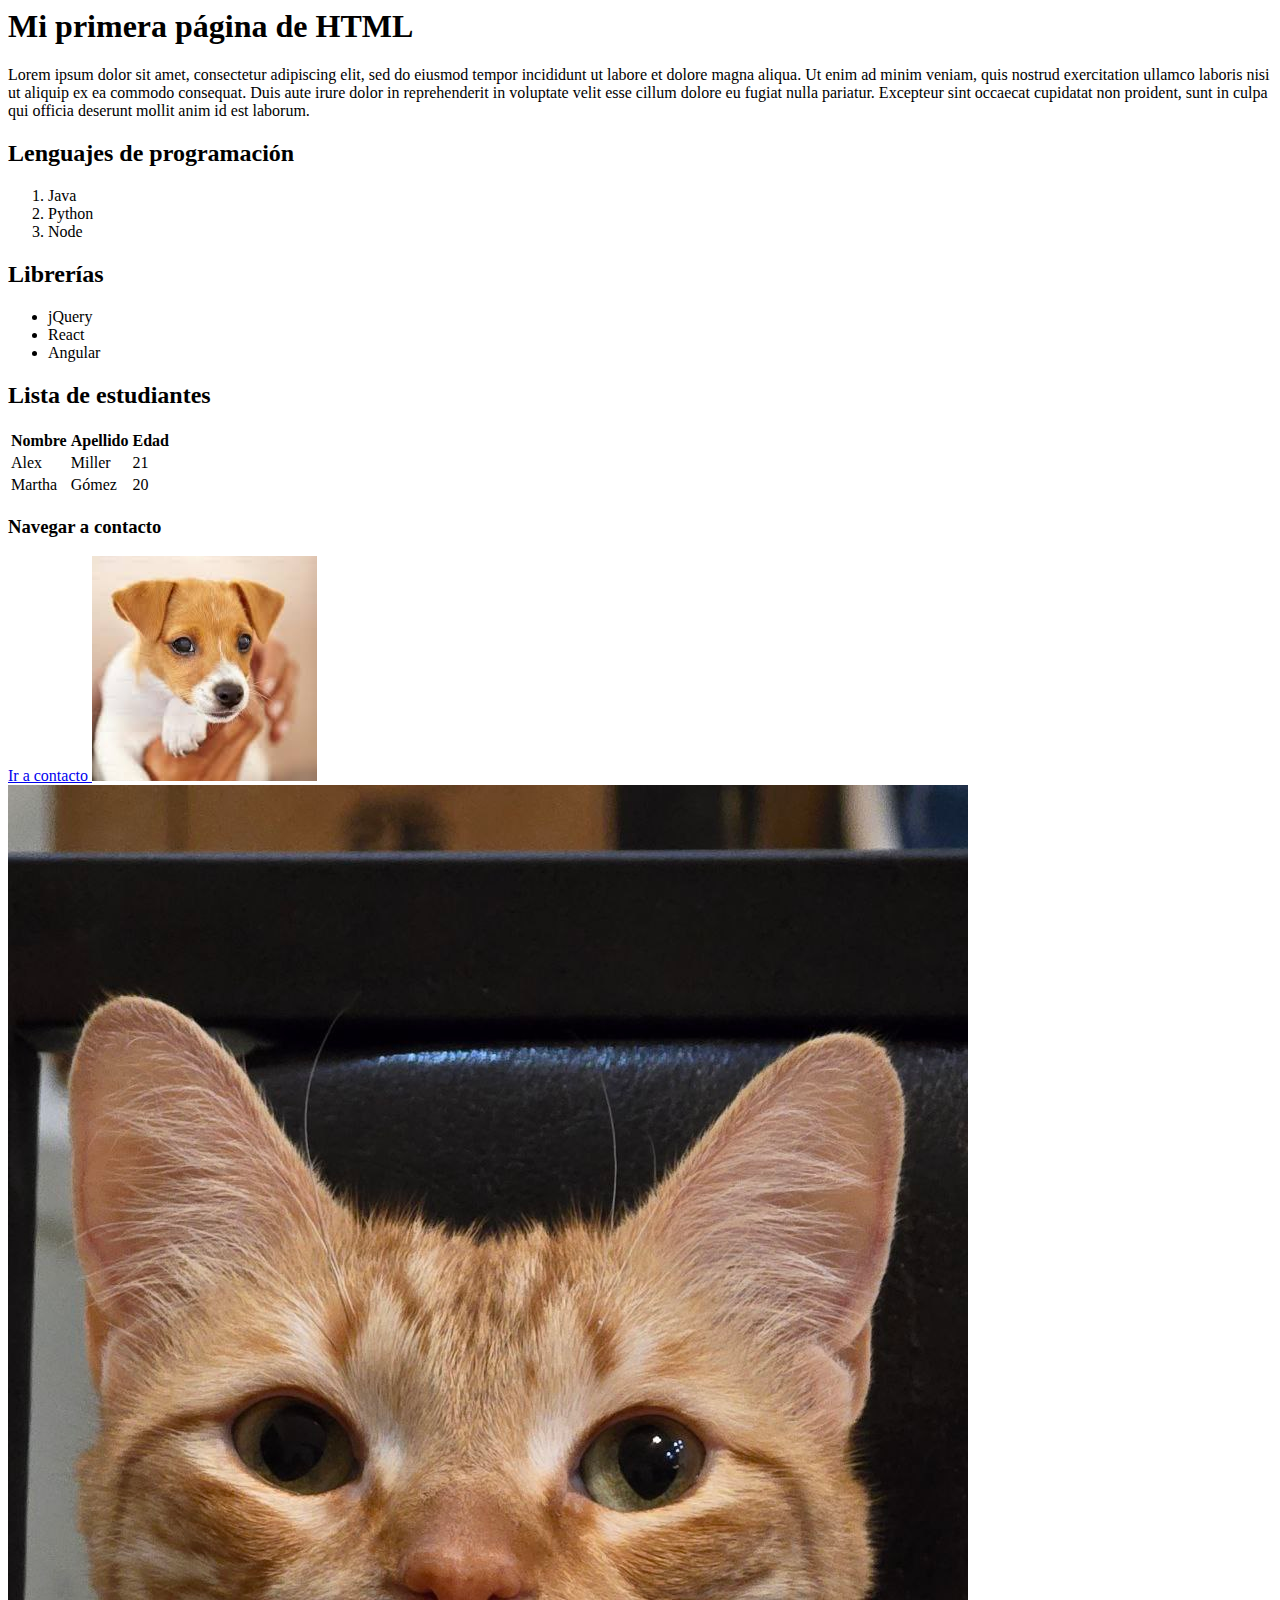
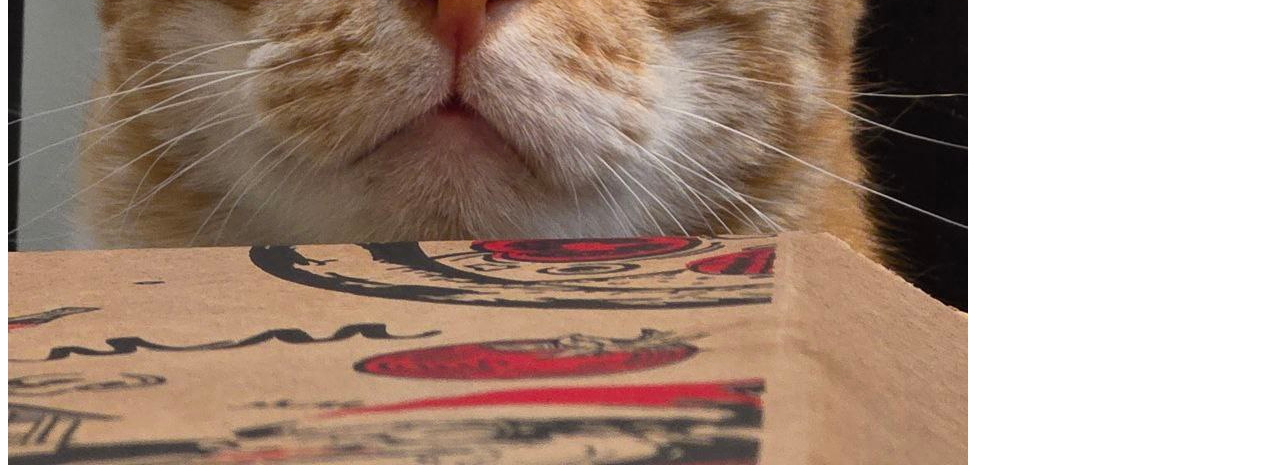
<file: Semana 1/Día 1/index.html>
<html lang="ES">
    <head>
        <title> Mi primera página de HTML </title>
        <meta charset="UTF-8">
    </head>
    <body>
        <!-- Encabezados h1 - h6 -->
        <h1> Mi primera página de HTML </h1>
        <p>
            Lorem ipsum dolor sit amet, consectetur adipiscing elit, 
            sed do eiusmod tempor incididunt ut labore et dolore magna 
            aliqua. Ut enim ad minim veniam, quis nostrud exercitation 
            ullamco laboris nisi ut aliquip ex ea commodo consequat. 
            Duis aute irure dolor in reprehenderit in voluptate velit 
            esse cillum dolore eu fugiat nulla pariatur. Excepteur sint 
            occaecat cupidatat non proident, sunt in culpa qui officia 
            deserunt mollit anim id est laborum.
        </p>
        <h2> Lenguajes de programación </h2>
        <ol>
            <li> Java </li>
            <li> Python </li>
            <li> Node </li>
        </ol>
        <h2> Librerías </h2>
        <ul>
            <li> jQuery </li>
            <li> React </li>
            <li> Angular </li>
        </ul>
        <h2> Lista de estudiantes </h2>
        <table>
            <tr>
                <th> Nombre </th>
                <th> Apellido </th>
                <th> Edad </th>
            </tr>
            <tr>
                <td> Alex </td>
                <td> Miller </td>
                <td> 21 </td>
            </tr>
            <tr>
                <td> Martha </td>
                <td> Gómez </td>
                <td> 20 </td>
            </tr>
        </table>
        <h3> Navegar a contacto </h3>
        <a href="./paginas/contacto.html"> Ir a contacto </a>

        <img src="[data-uri]" >
        <img src="./img/Chetos.JPEG" >
    </body>
</html>
</file>
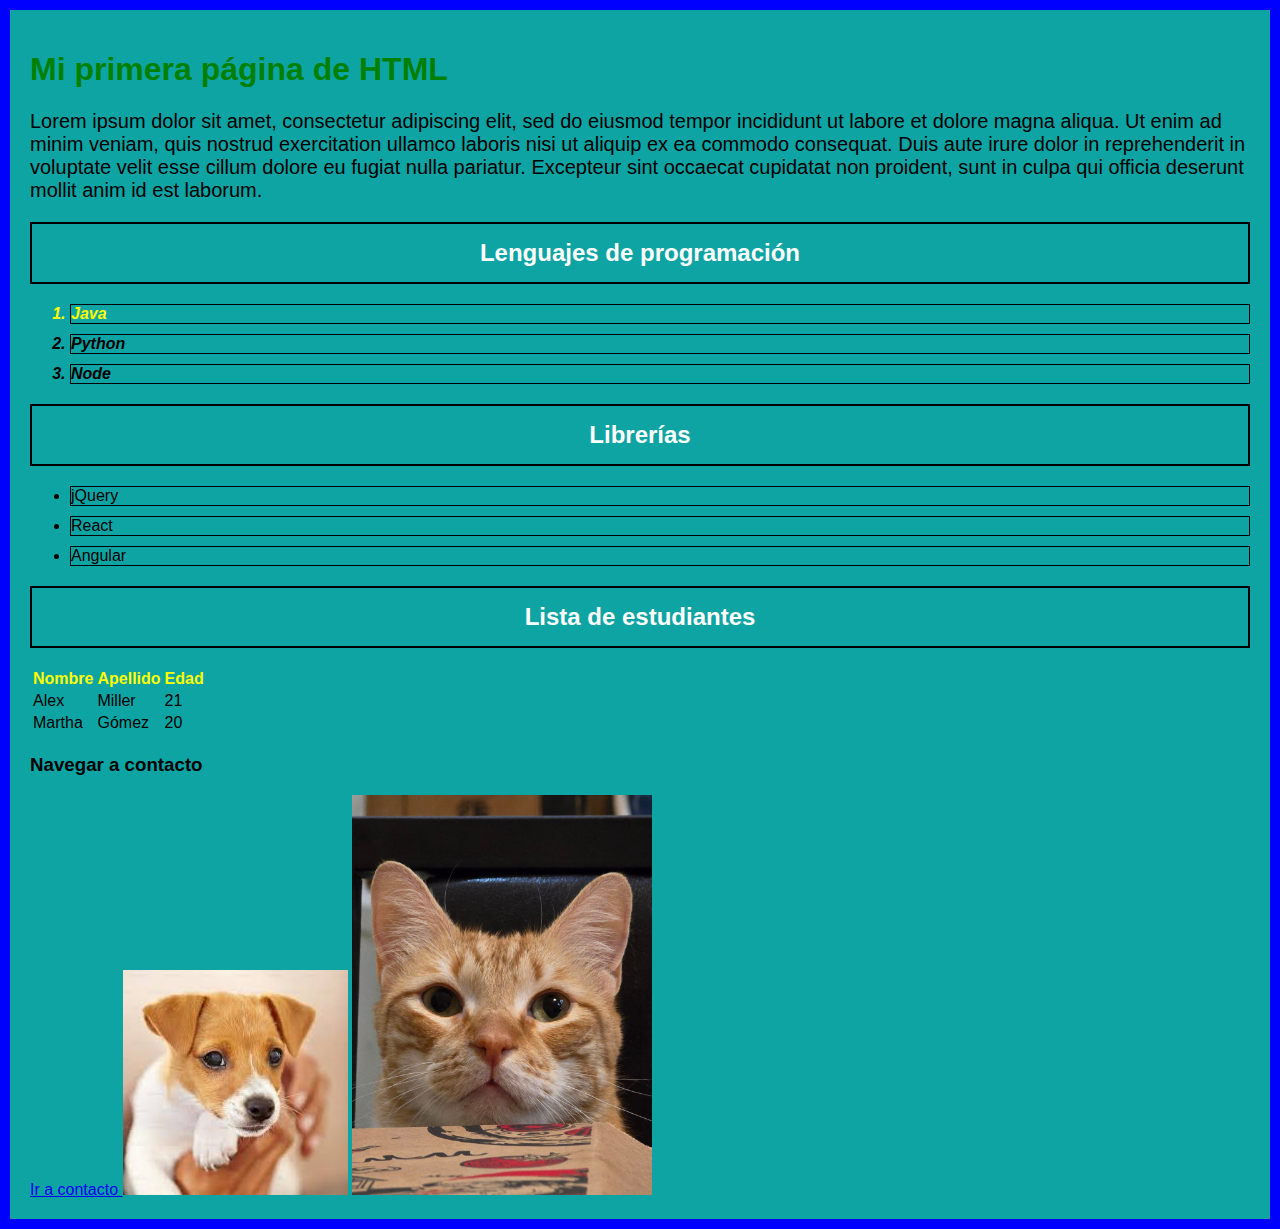
<file: Semana 1/Día 2/index.html>
<!DOCTYPE html>
<html lang="ES">
    <head>
        <title> Mi primera página de HTML </title>
        <meta charset="UTF-8">
        <link href="./css/estilos.css" rel="stylesheet">
    </head>
    <body>
        <!-- Encabezados h1 - h6 -->
        <h1> Mi primera página de HTML </h1>
        <p>
            Lorem ipsum dolor sit amet, consectetur adipiscing elit, 
            sed do eiusmod tempor incididunt ut labore et dolore magna 
            aliqua. Ut enim ad minim veniam, quis nostrud exercitation 
            ullamco laboris nisi ut aliquip ex ea commodo consequat. 
            Duis aute irure dolor in reprehenderit in voluptate velit 
            esse cillum dolore eu fugiat nulla pariatur. Excepteur sint 
            occaecat cupidatat non proident, sunt in culpa qui officia 
            deserunt mollit anim id est laborum.
        </p>
        <h2> Lenguajes de programación </h2>
        <ol id="lenguajes">
            <li class="lenguaje especial"> Java </li>
            <li class="lenguaje"> Python </li>
            <li class="lenguaje"> Node </li>
        </ol>
        <h2> Librerías </h2>
        <ul>
            <li> jQuery </li>
            <li> React </li>
            <li> Angular </li>
        </ul>
        <h2> Lista de estudiantes </h2>
        <table>
            <thead>
                <tr class="especial">
                    <th> Nombre </th>
                    <th> Apellido </th>
                    <th> Edad </th>
                </tr>
            </thead>
            <tbody>
                <tr>
                    <td> Alex </td>
                    <td> Miller </td>
                    <td> 21 </td>
                </tr>
                <tr>
                    <td> Martha </td>
                    <td> Gómez </td>
                    <td> 20 </td>
                </tr>
            </tbody>
        </table>
        <h3> Navegar a contacto </h3>
        <a href="./paginas/contacto.html"> Ir a contacto </a>

        <img alt="Imagen de un perrito" src="[data-uri]" >
        <img class="chetos" alt="Imagen de un gatito" src="./img/Chetos.JPEG" >
    </body>
</html>
</file>
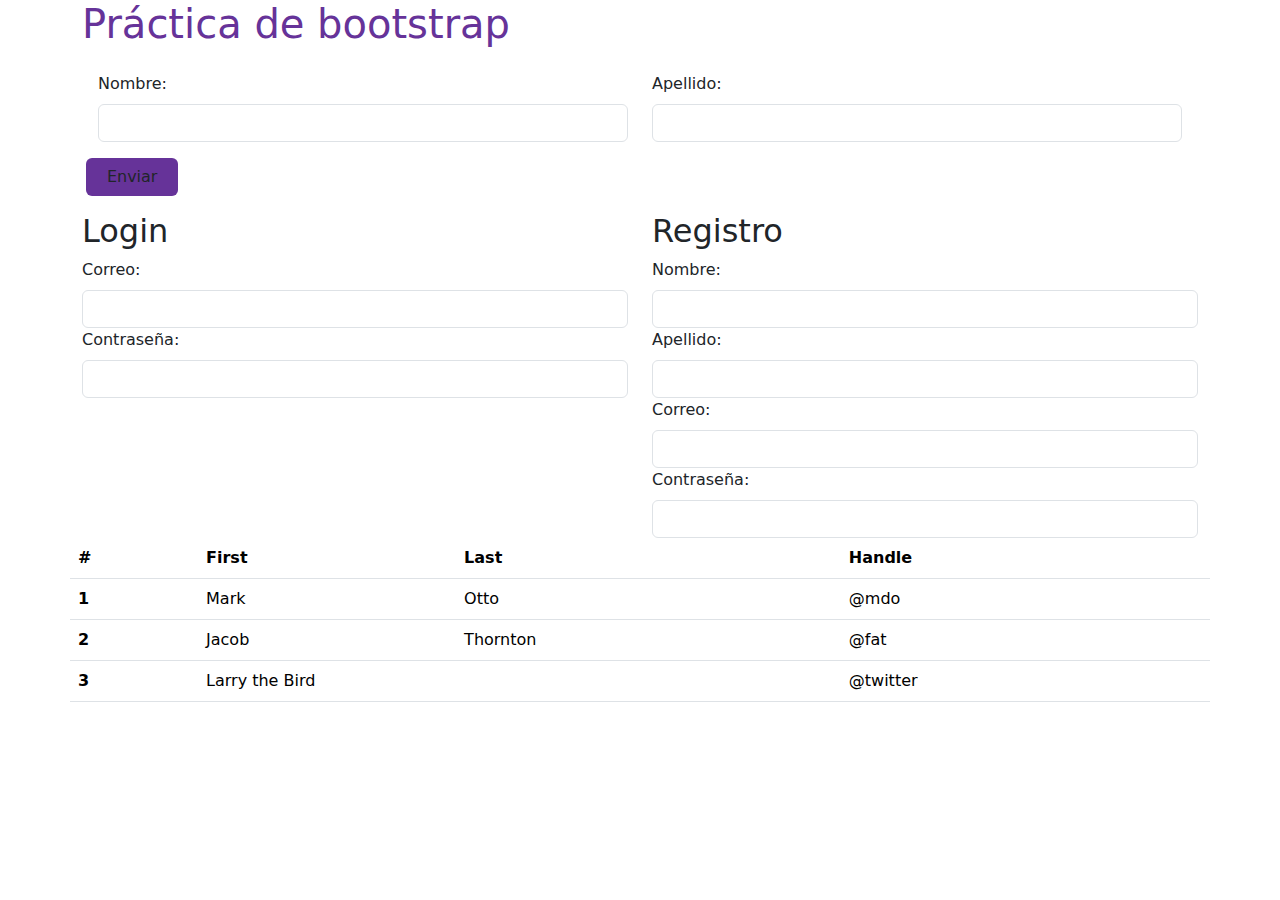
<file: Semana 2/Día 3/index.html>
<!DOCTYPE html>
<html lang="en">
    <head>
        <meta charset="UTF-8">
        <meta name="viewport" content="width=device-width, initial-scale=1.0">
        <title> Práctica de Bootstrap </title>
        <link href="https://cdn.jsdelivr.net/npm/bootstrap@5.3.3/dist/css/bootstrap.min.css" rel="stylesheet" integrity="sha384-QWTKZyjpPEjISv5WaRU9OFeRpok6YctnYmDr5pNlyT2bRjXh0JMhjY6hW+ALEwIH" crossorigin="anonymous">
        <link href="./css/estilos.css" rel="stylesheet"> 
    </head>
    <body>
        <div class="container">
            <div class="row">
                <h1 class="text-purple"> Práctica de bootstrap </h1>
            </div>

            <form class="p-3 row">
                <div class="col-lg-6 col-sm-12 col-md-5">
                    <label class="form-label" for="nombre">
                        Nombre:
                    </label>
                    <input class="form-control" id="nombre" type="text">
                </div>
                <div class="col-lg-6 col-sm-12 col-md-5">
                    <label class="form-label" for="apellido">
                        Apellido:
                    </label>
                    <input class="form-control" id="apellido" type="text">
                </div>
                <button class="btn btn-purple mt-3 col-lg-1 col-sm-12 col-md-2">
                    Enviar
                </button>
            </form>
            <div class="row">
                <form class="col-lg-6 col-sm-12">
                    <h2> Login </h2>
                    <div class="">
                        <label class="form-label" for="correo">
                            Correo:
                        </label>
                        <input class="form-control" id="correo" type="text">
                    </div>
                    <div class="">
                        <label class="form-label" for="contraseña">
                            Contraseña:
                        </label>
                        <input class="form-control" id="contraseña" type="password">
                    </div>
                </form>
                <form class="col-lg-6 col-sm-12">
                    <h2> Registro </h2>
                    <div class="">
                        <label class="form-label" for="nombre_r">
                            Nombre:
                        </label>
                        <input class="form-control" id="nombre_r" type="text">
                    </div>
                    <div class="">
                        <label class="form-label" for="apellido_r">
                            Apellido:
                        </label>
                        <input class="form-control" id="apellido_r" type="text">
                    </div>
                    <div class="">
                        <label class="form-label" for="correo_r">
                            Correo:
                        </label>
                        <input class="form-control" id="correo_r" type="text">
                    </div>
                    <div class="">
                        <label class="form-label" for="contraseña_r">
                            Contraseña:
                        </label>
                        <input class="form-control" id="contraseña_r" type="password">
                    </div>
                </form>
            </div>
            <div class="row">
                <table class="table table-hover">
                    <thead>
                    <tr>
                        <th scope="col">#</th>
                        <th scope="col">First</th>
                        <th scope="col">Last</th>
                        <th scope="col">Handle</th>
                    </tr>
                    </thead>
                    <tbody>
                    <tr>
                        <th scope="row">1</th>
                        <td>Mark</td>
                        <td>Otto</td>
                        <td>@mdo</td>
                    </tr>
                    <tr>
                        <th scope="row">2</th>
                        <td>Jacob</td>
                        <td>Thornton</td>
                        <td>@fat</td>
                    </tr>
                    <tr>
                        <th scope="row">3</th>
                        <td colspan="2">Larry the Bird</td>
                        <td>@twitter</td>
                    </tr>
                    </tbody>
                </table>
            </div>
        </div>
        <script src="https://cdn.jsdelivr.net/npm/bootstrap@5.3.3/dist/js/bootstrap.bundle.min.js" integrity="sha384-YvpcrYf0tY3lHB60NNkmXc5s9fDVZLESaAA55NDzOxhy9GkcIdslK1eN7N6jIeHz" crossorigin="anonymous"></script>
    </body>
</html>
</file>
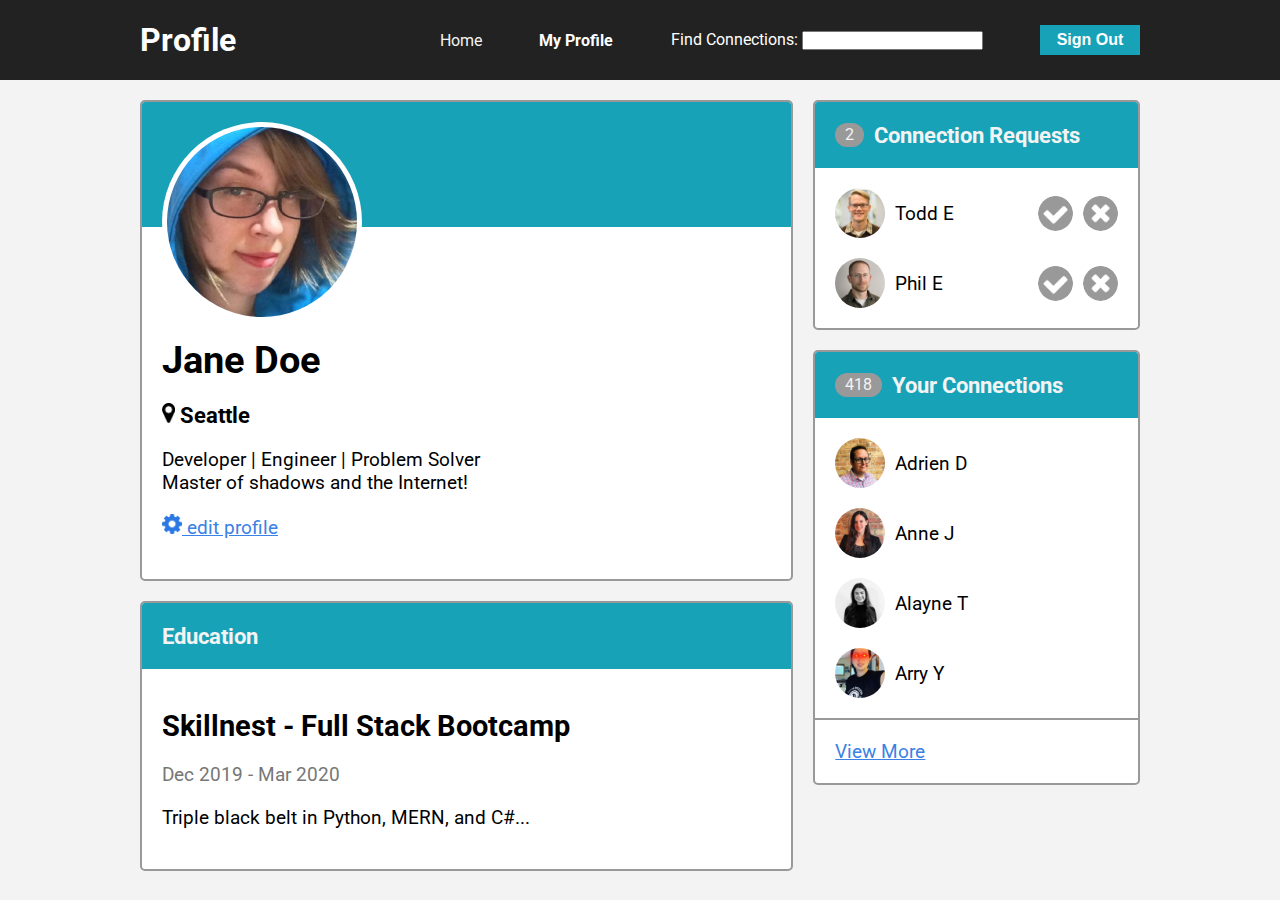
<file: Semana 3/Día 2/index.html>
<!DOCTYPE html>
<html lang="en">
    <head>
        <meta charset="UTF-8">
        <meta name="viewport" content="width=device-width, initial-scale=1.0">
        <title>Profile Page</title>
        <link rel="stylesheet" href="./css/estilos.css">
        <link rel="preconnect" href="https://fonts.gstatic.com">
        <link href="https://fonts.googleapis.com/css2?family=Roboto&display=swap" rel="stylesheet">
    </head>
    <body>

        <!-- navbar -->
        <div class="nav">
            <div class="flex-container">
                <h1 class="nav-title">    Profile    </h1>
                <ul class="nav-links">
                    <li><a href="#">Home</a></li>
                    <li><a href="#" class="active">My Profile</a></li>
                    <li>Find Connections: <input id="busqueda" type="text"></li>
                    <li>
                        <button class="btn" onclick="cerrarSesion()">Sign Out</button>
                    </li>
                </ul>
            </div>
        </div>

        <!-- main -->
        <div class="flex-container main">

            <!-- 2/3 width column -->
            <div class="col-2">

                <!-- user info card -->
                <div class="card user-card">
                    <div class="card-header" onmouseover="cambiarFondo(this)" onmouseout="regresarFondo(this)">
                        <img src="images/jane-m.jpg" alt="jane" class="avatar-m">
                    </div>
                    <div class="card-body">
                        <h1 class="cardName" id="userName">   Jane Doe   </h1>
                        <h3><img src="icons/map-marker.png" alt="pin" class="icon-s"> Seattle</h3>
                        <p>Developer | Engineer | Problem Solver<br>
                        Master of shadows and the Internet!</p>
                        <p><a href="#"><img src="icons/gear.png" alt="gear" class="icon-s"> edit profile</a></p>
                    </div>
                </div>

                <!-- user education card -->
                <div class="card">
                    <div class="card-header" onmouseover="cambiarFondo(this)" onmouseout="regresarFondo(this)">
                        <h3>Education</h3>
                    </div>
                    <div class="card-body">
                        <h2>Skillnest - Full Stack Bootcamp</h2>
                        <p class="dates">Dec 2019 - Mar 2020</p>
                        <p>Triple black belt in Python, MERN, and C#...</p>
                    </div>
                </div>

            </div>

            <!-- 1/3 width column -->
            <div class="col-1">

                <!-- connection requests card -->
                <div class="card">
                    <div class="card-header" onmouseover="cambiarFondo(this)" onmouseout="regresarFondo(this)">
                        <span id="connectionRequestNumber" class="badge">2</span>
                        <h3>Connection Requests</h3>
                    </div>
                    <ul class="card-list">
                        <li class="card-list-item">
                            <span>
                                <img src="images/todd-s.jpg" alt="todd" class="avatar-s">
                                Todd E
                            </span>
                            <span class="buttons">
                                <img src="icons/accept-circle.png" alt="accept" class="icon">
                                <img src="icons/close-circle.png" alt="close" class="icon cerrar">
                            </span>
                        </li>
                        <li class="card-list-item">
                            <span>
                                <img src="images/phil-s.jpg" alt="phil" class="avatar-s">
                                Phil E
                            </span>
                            <span class="buttons">
                                <img src="icons/accept-circle.png" alt="accept" class="icon">
                                <img src="icons/close-circle.png" alt="close" class="icon cerrar">
                            </span>
                        </li>
                    </ul>
                </div>

                <!-- your connections card -->
                <div class="card">
                    <div class="card-header" onmouseover="cambiarFondo(this)" onmouseout="regresarFondo(this)">
                        <span id="totalConnections" class="badge">418</span>
                        <h3>Your Connections</h3>
                    </div>
                    <ul class="card-list" id="myConnections">
                        <li class="card-list-item start">
                            <img src="images/adrien-s.jpg" alt="adrien" class="avatar-s">
                            Adrien D
                        </li>
                        <li class="card-list-item start">
                            <img src="images/anne-s.jpg" alt="anne" class="avatar-s">
                            Anne J
                        </li>
                        <li class="card-list-item start">
                            <img src="images/alayne-s.jpg" alt="alayne" class="avatar-s">
                            Alayne T
                        </li>
                        <li class="card-list-item start">
                            <img src="images/arry-s.jpg" alt="arry" class="avatar-s">
                            Arry Y
                        </li>
                    </ul>
                    <div class="card-footer">
                        <a href="#">View More</a>
                    </div>
                </div>

            </div>
        </div>
        <script src="./js/index.js"></script>
    </body>
</html>
</file>
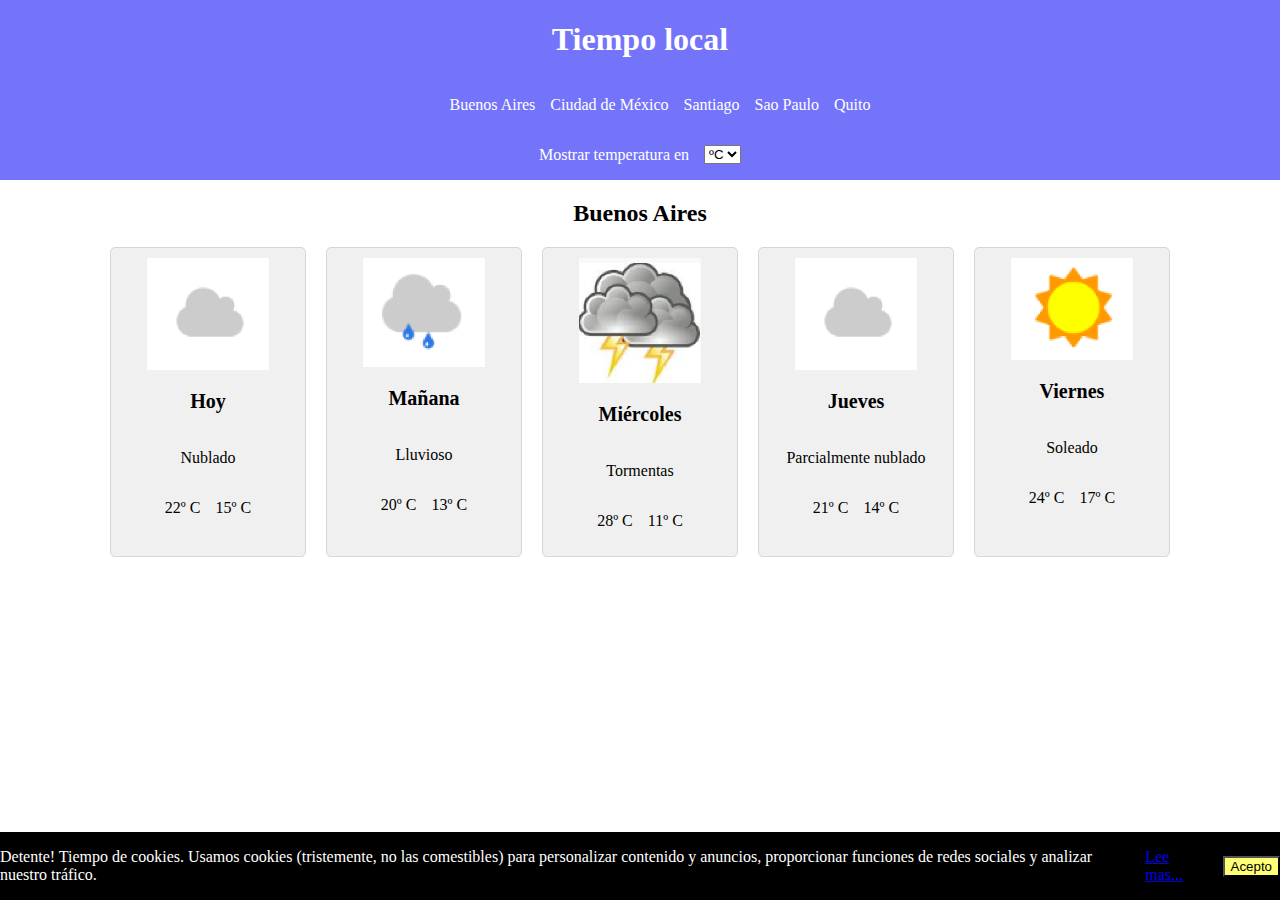
<file: Semana 3/Día 3/index.html>
<!DOCTYPE html>
<html lang="en">
    <head>
        <meta charset="UTF-8">
        <meta name="viewport" content="width=device-width, initial-scale=1.0">
        <link rel="stylesheet" href="./css/estilos.css">
        <title> Tiempo local </title>
    </head>
    <body>
        <nav>
            <h1> Tiempo local </h1>
            <ul class="ciudades">
                <li class="ciudad">Buenos Aires</li>
                <li class="ciudad">Ciudad de México</li>
                <li class="ciudad">Santiago</li>
                <li class="ciudad">Sao Paulo</li>
                <li class="ciudad">Quito</li>
            </ul>
            <div class="temperatura">
                <p> Mostrar temperatura en </p>
                <select>
                    <option> ºC </option>
                    <option> ºF </option>
                </select>
            </div>
        </nav>
        <main>
            <h2 class="titulo-ciudad"> Buenos Aires </h2>
            <div class="pronostico-semana">
                <div class="dia">
                    <img class="imagen-clima" src="./imagenes/nublado.png" alt="Nublado">
                    <p class="dia-semana"> Hoy </p>
                    <p class="clima"> Nublado </p>
                    <div class="temperaturas">
                        <p class="max"> 22º C </p>
                        <p class="min"> 15º C </p>
                    </div>
                </div>
                <div class="dia">
                    <img class="imagen-clima" src="./imagenes/lluvioso.png" alt="Lluvioso">
                    <p class="dia-semana"> Mañana </p>
                    <p class="clima"> Lluvioso </p>
                    <div class="temperaturas">
                        <p class="max"> 20º C </p>
                        <p class="min"> 13º C </p>
                    </div>
                </div>
                <div class="dia">
                    <img class="imagen-clima" src="./imagenes/tormenta.png" alt="Tormenta">
                    <p class="dia-semana"> Miércoles </p>
                    <p class="clima"> Tormentas </p>
                    <div class="temperaturas">
                        <p class="max"> 28º C </p>
                        <p class="min"> 11º C </p>
                    </div>
                </div>
                <div class="dia">
                    <img class="imagen-clima" src="./imagenes/nublado.png" alt="Parcialmente nublado">
                    <p class="dia-semana"> Jueves </p>
                    <p class="clima"> Parcialmente nublado </p>
                    <div class="temperaturas">
                        <p class="max"> 21º C </p>
                        <p class="min"> 14º C </p>
                    </div>
                </div>
                <div class="dia">
                    <img class="imagen-clima" src="./imagenes/Soleado.png" alt="Soleado">
                    <p class="dia-semana"> Viernes </p>
                    <p class="clima"> Soleado </p>
                    <div class="temperaturas">
                        <p class="max"> 24º C </p>
                        <p class="min"> 17º C </p>
                    </div>
                </div>
            </div>
        </main>
        <footer>
            <p class="cookies">
                Detente! Tiempo de cookies. Usamos cookies (tristemente, no las comestibles)
                para personalizar contenido y anuncios, proporcionar funciones de redes
                sociales y analizar nuestro tráfico.
            </p>
            <a href="#"> Lee mas... </a>
            <button class="cookie-aceptar" onclick="aceptarCookies(this)">
                Acepto
            </button>
        </footer>
        
        <script src="./js/index.js"></script>
    </body>
</html>
</file>
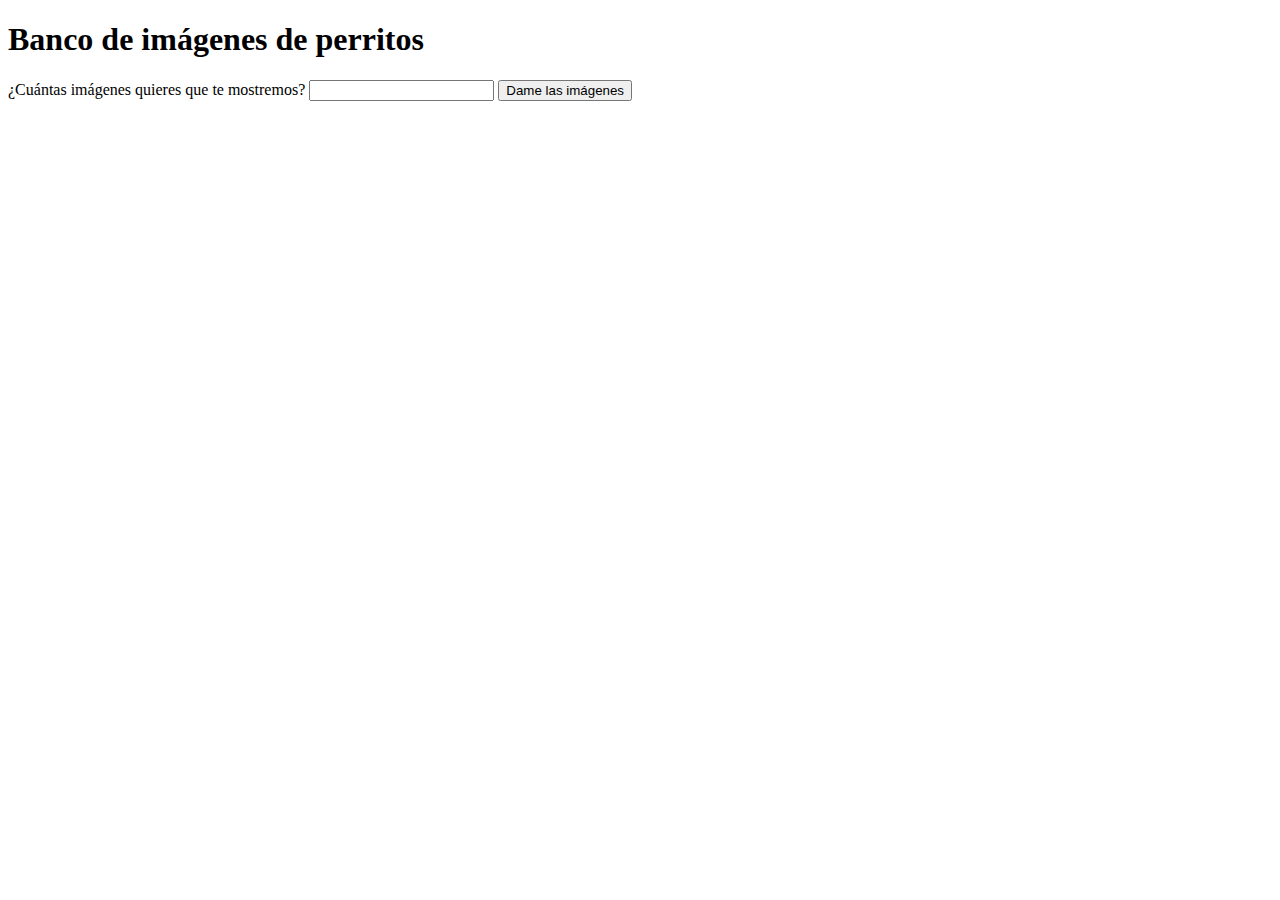
<file: Semana 4/Día 1/index.html>
<!DOCTYPE html>
<html lang="en">
    <head>
        <meta charset="UTF-8">
        <meta name="viewport" content="width=device-width, initial-scale=1.0">
        <title> API perritos </title>
        <link rel="stylesheet" href="./css/estilos.css">
    </head>
    <body>
        <h1> Banco de imágenes de perritos </h1>
        <form class="info-perritos">
            <label for="num-perritos">
                ¿Cuántas imágenes quieres que te mostremos?
            </label>
            <input type="number" id="num-perritos">
            <button>
                Dame las imágenes
            </button>
        </form>
        <div class="imagenes"></div>
        <script src="./js/index.js"></script>
    </body>
</html>
</file>
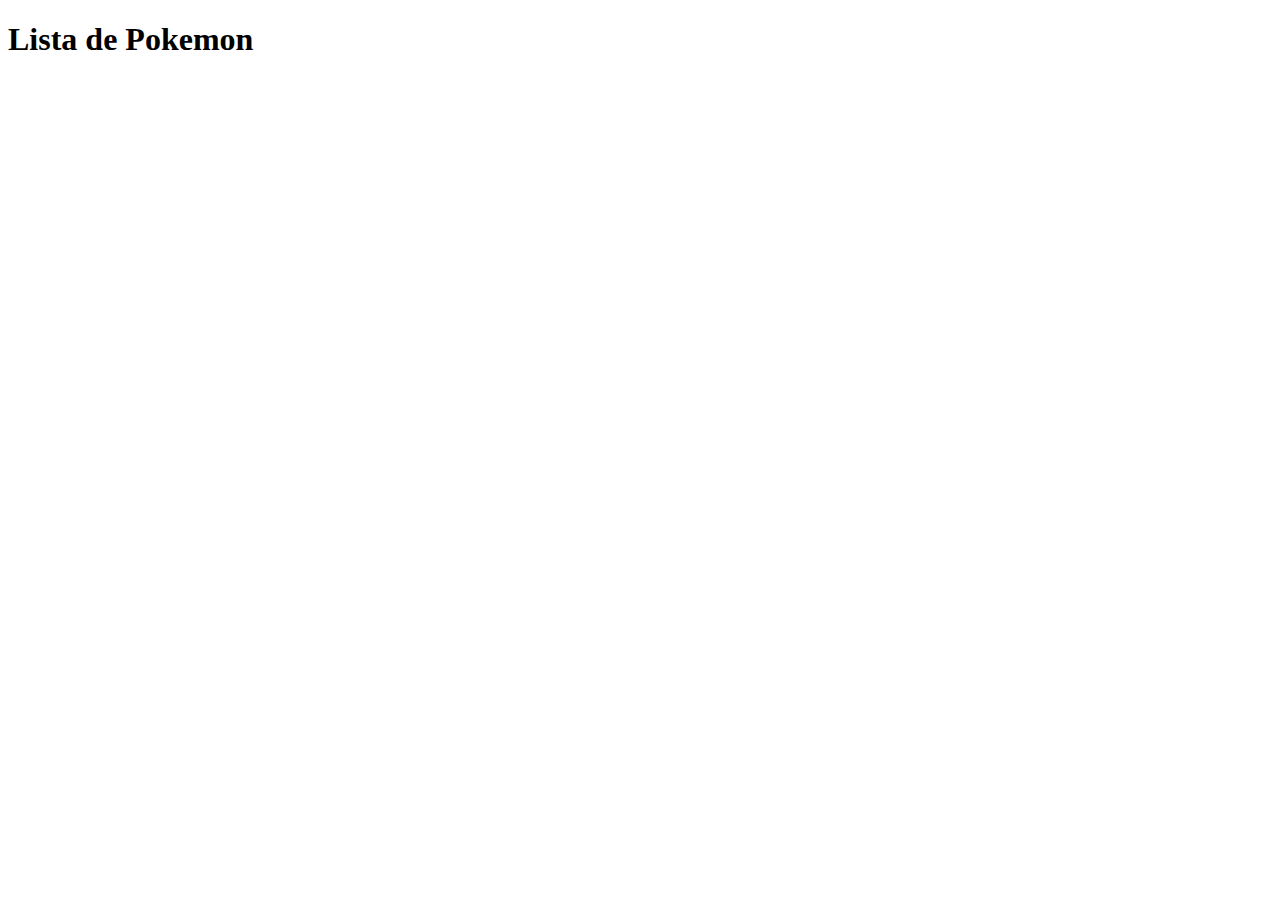
<file: Semana 4/Día 2/index.html>
<!DOCTYPE html>
<html lang="en">
    <head>
        <meta charset="UTF-8">
        <meta name="viewport" content="width=device-width, initial-scale=1.0">
        <title> PokeAPI </title>
        <link rel="stylesheet" href="./css/estilos.css">
    </head>
    <body>
        <h1> Lista de Pokemon </h1>
        <main>
            <div class="lista">

            </div>
            <div class="detalle">
                
            </div>
        </main>
        <script src="./js/index.js"></script>
    </body>
</html>
</file>
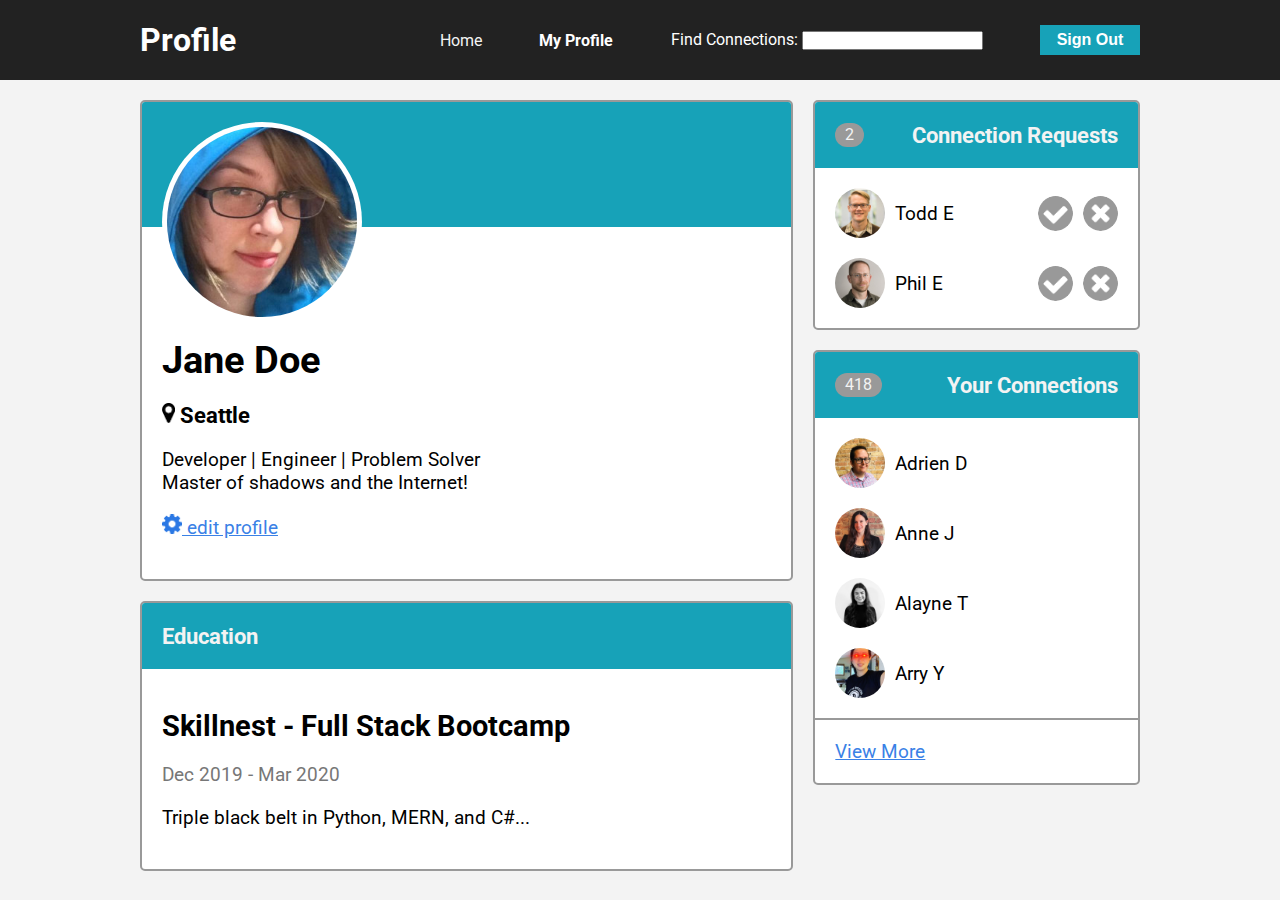
<file: Semana 4/Día 3/index.html>
<!DOCTYPE html>
<html lang="en">
    <head>
        <meta charset="UTF-8">
        <meta name="viewport" content="width=device-width, initial-scale=1.0">
        <title>Profile Page</title>
        <link rel="stylesheet" href="./css/estilos.css">
        <link rel="preconnect" href="https://fonts.gstatic.com">
        <link href="https://fonts.googleapis.com/css2?family=Roboto&display=swap" rel="stylesheet">
    </head>
    <body>
        <main>
            <!-- navbar -->
            <div class="nav">
                <div class="flex-container">
                    <h1 class="nav-title">    Profile    </h1>
                    <ul class="nav-links">
                        <li><a href="#">Home</a></li>
                        <li><a href="#" class="active">My Profile</a></li>
                        <li>Find Connections: <input id="busqueda" type="text"></li>
                        <li>
                            <button class="btn" onclick="cerrarSesion()">Sign Out</button>
                        </li>
                    </ul>
                </div>
            </div>

            <!-- main -->
            <div class="flex-container main">

                <!-- 2/3 width column -->
                <div class="col-2">

                    <!-- user info card -->
                    <div class="card user-card">
                        <div class="card-header">
                            <img src="images/jane-m.jpg" alt="jane" class="avatar-m">
                        </div>
                        <div class="card-body">
                            <h1 class="cardName" id="nombreUsuario"> Jane Doe </h1>
                            <h3>
                                <img src="icons/map-marker.png" alt="pin" class="icon-s"> 
                                <span id="ciudad">Seattle</span>
                            </h3>
                            <p>Developer | Engineer | Problem Solver<br>
                            Master of shadows and the Internet!</p>
                            <p><a href="#" onclick="mostrarModal(this)"><img src="icons/gear.png" alt="gear" class="icon-s"> edit profile</a></p>
                        </div>
                    </div>

                    <!-- user education card -->
                    <div class="card">
                        <div class="card-header">
                            <h3>Education</h3>
                        </div>
                        <div class="card-body">
                            <h2>Skillnest - Full Stack Bootcamp</h2>
                            <p class="dates">Dec 2019 - Mar 2020</p>
                            <p>Triple black belt in Python, MERN, and C#...</p>
                        </div>
                    </div>

                </div>

                <!-- 1/3 width column -->
                <div class="col-1">

                    <!-- connection requests card -->
                    <div class="card">
                        <div class="card-header">
                            <span id="connectionRequestNumber" class="badge">2</span>
                            <h3>Connection Requests</h3>
                        </div>
                        <ul class="card-list">
                            <li class="card-list-item">
                                <span>
                                    <img src="images/todd-s.jpg" alt="todd" class="avatar-s">
                                    Todd E
                                </span>
                                <span class="buttons">
                                    <img src="icons/accept-circle.png" alt="accept" class="icon">
                                    <img src="icons/close-circle.png" alt="close" class="icon cerrar">
                                </span>
                            </li>
                            <li class="card-list-item">
                                <span>
                                    <img src="images/phil-s.jpg" alt="phil" class="avatar-s">
                                    Phil E
                                </span>
                                <span class="buttons">
                                    <img src="icons/accept-circle.png" alt="accept" class="icon">
                                    <img src="icons/close-circle.png" alt="close" class="icon cerrar">
                                </span>
                            </li>
                        </ul>
                    </div>

                    <!-- your connections card -->
                    <div class="card">
                        <div class="card-header">
                            <span id="totalConnections" class="badge">418</span>
                            <h3>Your Connections</h3>
                        </div>
                        <ul class="card-list" id="myConnections">
                            <li class="card-list-item start">
                                <img src="images/adrien-s.jpg" alt="adrien" class="avatar-s">
                                Adrien D
                            </li>
                            <li class="card-list-item start">
                                <img src="images/anne-s.jpg" alt="anne" class="avatar-s">
                                Anne J
                            </li>
                            <li class="card-list-item start">
                                <img src="images/alayne-s.jpg" alt="alayne" class="avatar-s">
                                Alayne T
                            </li>
                            <li class="card-list-item start">
                                <img src="images/arry-s.jpg" alt="arry" class="avatar-s">
                                Arry Y
                            </li>
                        </ul>
                        <div class="card-footer">
                            <a href="#">View More</a>
                        </div>
                    </div>

                </div>
            </div>
        </main>
        <!-- user education card -->
        <div class="card  modal ocultar">
            <div class="card-header">
                <h3> Editar Perfil </h3>
                <button class="cerrarModal" onclick="cerrarModal(this)">
                    X
                </button>
            </div>
            <div class="card-body">
                <form class="formulario-modal" onsubmit="actualizarPerfil(event)">
                    <div>
                        <label for="nombre">
                            Nombre:
                        </label>
                        <input id="editarNombre" type="text">
                    </div>

                    <div>
                        <label for="ciudad">
                            Ciudad:
                        </label>
                        <input id="editarCiudad" type="text">
                    </div>
                    <button class="btn actualizar"> Actualizar </button>
                </form>
            </div>
        </div>
        <script src="./js/index.js"></script>
    </body>
</html>
</file>
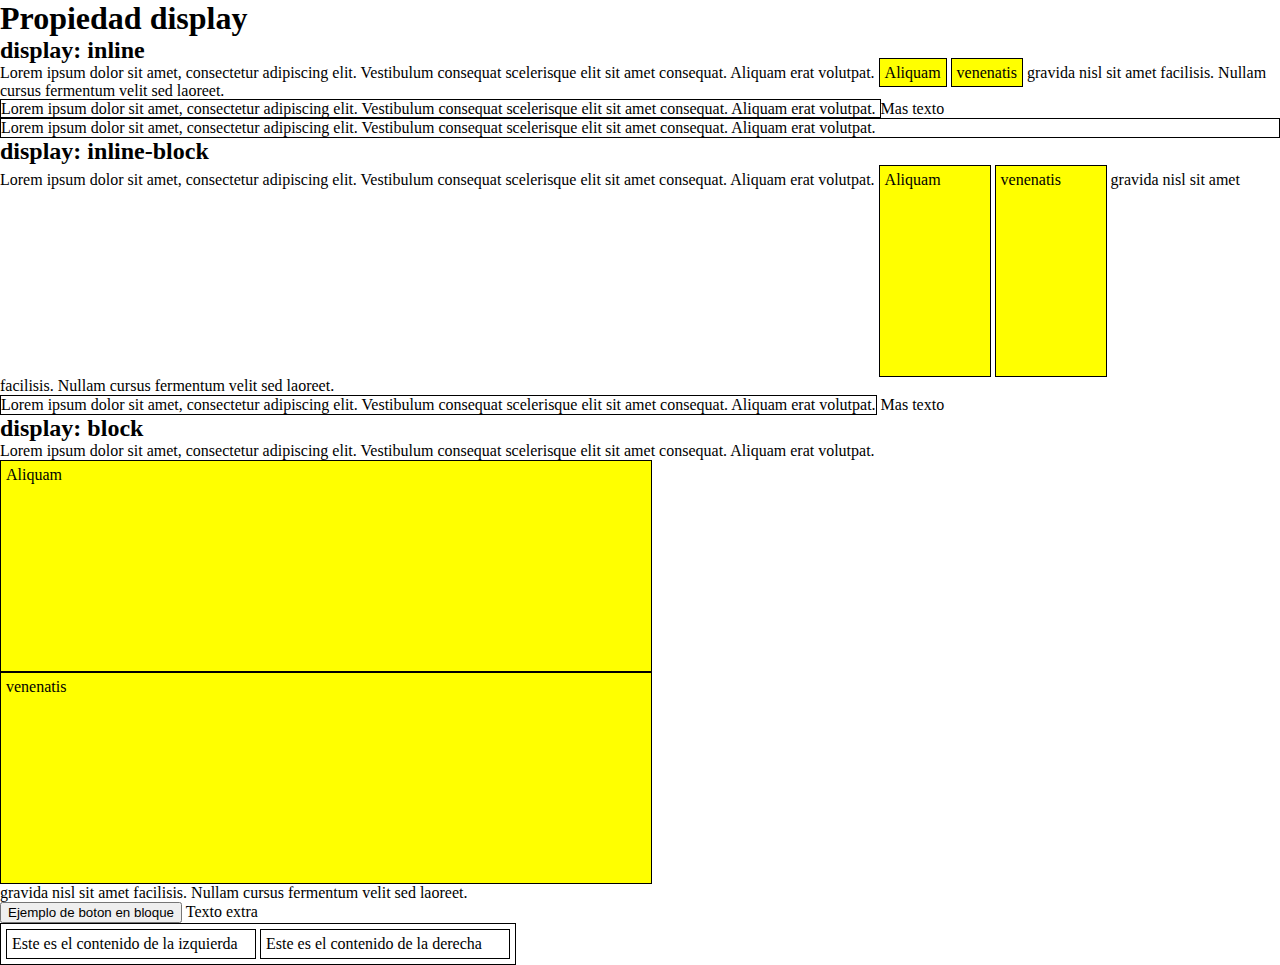
<file: Semana 1/Día 4/Display/index.html>
<!DOCTYPE html>
<html lang="ES">
    <head>
        <meta charset="UTF-8">
        <meta http-equiv="X-UA-Compatible" content="IE=edge">
        <meta name="viewport" content="width=device-width, initial-scale=1.0">
        <link rel="stylesheet" href="./css/styles.css">
        <title> Propiedad de display </title>
    </head>
    <body>
        <h1>
            Propiedad display
        </h1>
        <h2>
            display: inline
        </h2>
        <div>
            Lorem ipsum dolor sit amet, consectetur adipiscing elit. Vestibulum consequat 
            scelerisque elit sit amet consequat. Aliquam erat volutpat. 
            <span class="seccion1">Aliquam</span> <span class="seccion1">venenatis</span> gravida nisl 
            sit amet facilisis. Nullam cursus fermentum velit sed laoreet. 
        </div>
        <div class="especial">
            Lorem ipsum dolor sit amet, consectetur adipiscing elit. Vestibulum consequat 
            scelerisque elit sit amet consequat. Aliquam erat volutpat.
        </div>
        <span>
            Mas texto
        </span>
        <div class="regular">
            Lorem ipsum dolor sit amet, consectetur adipiscing elit. Vestibulum consequat 
            scelerisque elit sit amet consequat. Aliquam erat volutpat.
        </div>
        <h2>
            display: inline-block
        </h2>
        <div>
            Lorem ipsum dolor sit amet, consectetur adipiscing elit. Vestibulum consequat 
            scelerisque elit sit amet consequat. Aliquam erat volutpat. 
            <span class="seccion2">Aliquam</span> <span class="seccion2">venenatis</span> gravida nisl 
            sit amet facilisis. Nullam cursus fermentum velit sed laoreet. 
        </div>
        <div class="mixto">
            Lorem ipsum dolor sit amet, consectetur adipiscing elit. Vestibulum consequat 
            scelerisque elit sit amet consequat. Aliquam erat volutpat.
        </div>
        <span>
            Mas texto
        </span>
        <h2>
            display: block
        </h2>
        <div class="boxExtra">
            Lorem ipsum dolor sit amet, consectetur adipiscing elit. Vestibulum consequat 
            scelerisque elit sit amet consequat. Aliquam erat volutpat. 
            <span class="seccion3">Aliquam</span> <span class="seccion3">venenatis</span> gravida nisl 
            sit amet facilisis. Nullam cursus fermentum velit sed laoreet. 
        </div>
        <button>
            Ejemplo de boton en bloque
        </button>
        <span> Texto extra </span>
        <div class="contenedor">
            <div class="izquierda">
                Este es el contenido de la izquierda
            </div>
            <div class="derecha">
                Este es el contenido de la derecha
            </div>
        </div>

    </body>
</html>
</file>
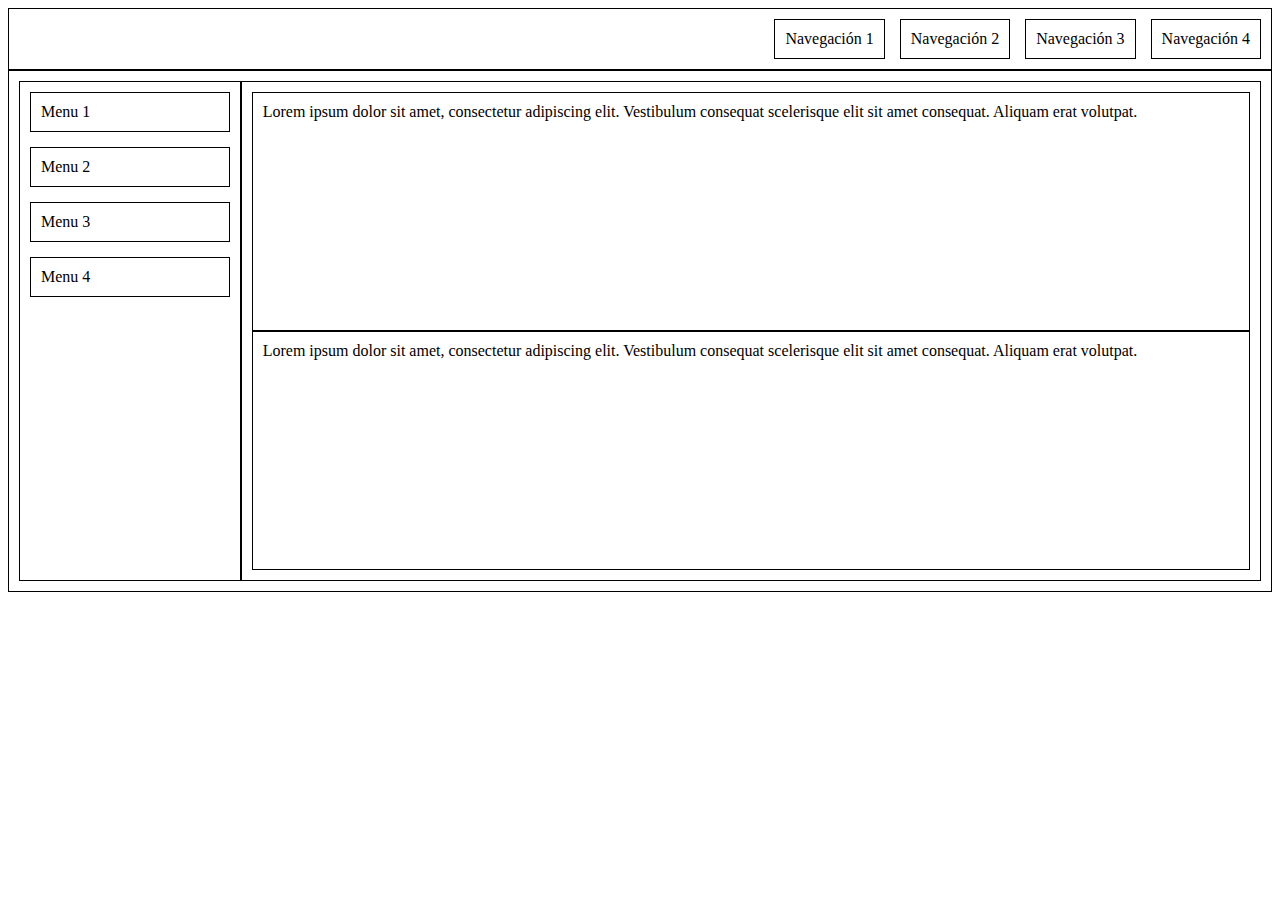
<file: Semana 1/Día 4/Flexbox/index.html>
<!DOCTYPE html>
<html lang="en">
    <head>
        <meta charset="UTF-8">
        <meta name="viewport" content="width=device-width, initial-scale=1.0">
        <title> Flexbox </title>
        <link href="./css/estilos.css" rel="stylesheet">
    </head>
    <body>
        <div class="navegacion">
            <div class="item-nav">
                Navegación 1
            </div>
            <div class="item-nav">
                Navegación 2
            </div>
            <div class="item-nav">
                Navegación 3
            </div>
            <div class="item-nav especial">
                Navegación 4
            </div>
        </div>
        <div class="principal">
            <div class="menu"> 
                <div class="item-menu">
                    Menu 1
                </div>
                <div class="item-menu">
                    Menu 2
                </div>
                <div class="item-menu">
                    Menu 3
                </div>
                <div class="item-menu">
                    Menu 4
                </div>
            </div>
            <div class="contenido"> 
                <div class="item-contenido">
                    Lorem ipsum dolor sit amet, consectetur adipiscing elit. Vestibulum consequat 
                    scelerisque elit sit amet consequat. Aliquam erat volutpat.
                </div>
                <div class="item-contenido">
                    Lorem ipsum dolor sit amet, consectetur adipiscing elit. Vestibulum consequat 
                    scelerisque elit sit amet consequat. Aliquam erat volutpat.
                </div>
            </div>
        </div>
    </body>
</html>
</file>
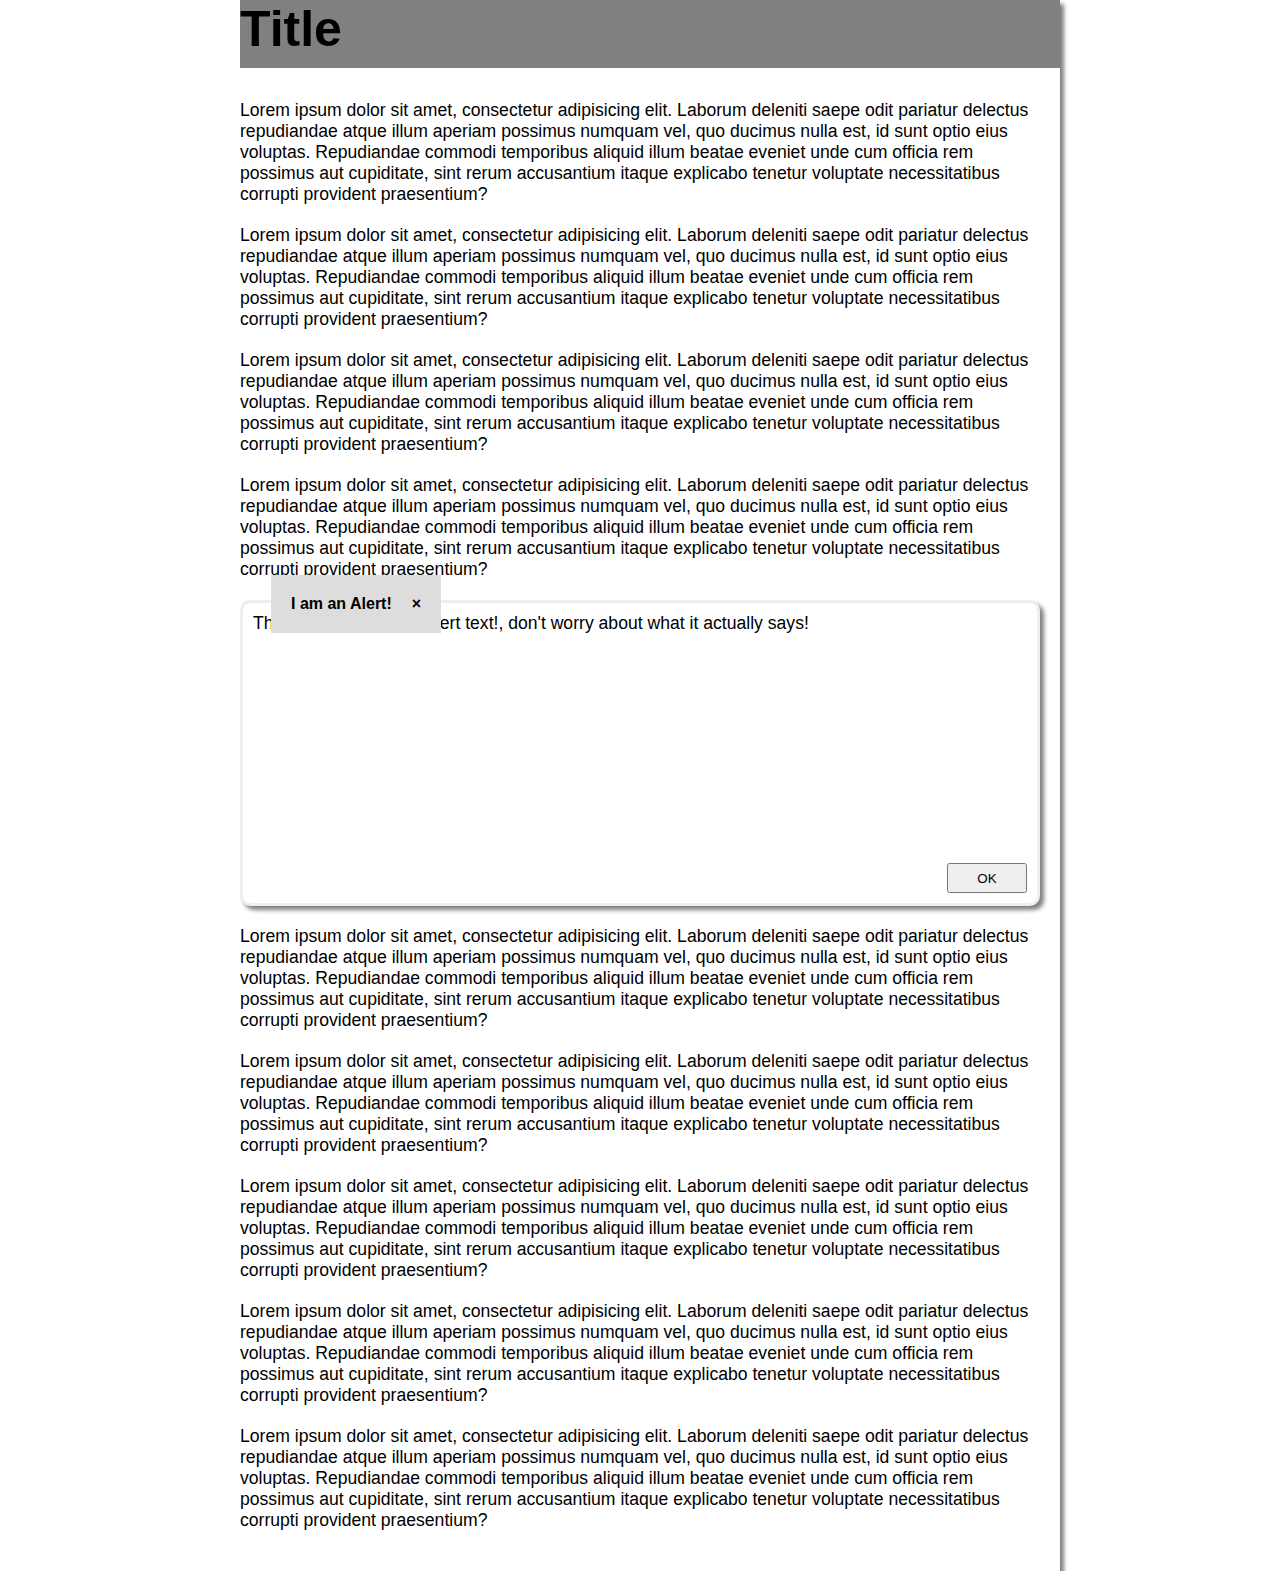
<file: Semana 1/Día 4/Position/index.html>
<!DOCTYPE html>
<html lang="EN">
    <head>
    <meta charset="utf-8">
    <meta name="viewport" content="width=device-width">
    <title>JS Bin</title>
    <link rel="stylesheet" href="./css/styles.css" >
    </head>
    <body>
        <div class="container">
            <h1 class="heading">Title</h1>
            <div class="mainContent">
                <p class="primero">Lorem ipsum dolor sit amet, consectetur adipisicing elit. Laborum deleniti saepe odit pariatur delectus repudiandae atque illum aperiam possimus numquam vel, quo ducimus nulla est, id sunt optio eius voluptas. Repudiandae commodi temporibus aliquid illum beatae eveniet unde cum officia rem possimus aut cupiditate, sint rerum accusantium itaque explicabo tenetur voluptate necessitatibus corrupti provident praesentium?</p>
                <p class="especial">Lorem ipsum dolor sit amet, consectetur adipisicing elit. Laborum deleniti saepe odit pariatur delectus repudiandae atque illum aperiam possimus numquam vel, quo ducimus nulla est, id sunt optio eius voluptas. Repudiandae commodi temporibus aliquid illum beatae eveniet unde cum officia rem possimus aut cupiditate, sint rerum accusantium itaque explicabo tenetur voluptate necessitatibus corrupti provident praesentium?</p>
                <p>Lorem ipsum dolor sit amet, consectetur adipisicing elit. Laborum deleniti saepe odit pariatur delectus repudiandae atque illum aperiam possimus numquam vel, quo ducimus nulla est, id sunt optio eius voluptas. Repudiandae commodi temporibus aliquid illum beatae eveniet unde cum officia rem possimus aut cupiditate, sint rerum accusantium itaque explicabo tenetur voluptate necessitatibus corrupti provident praesentium?</p>
                <p>Lorem ipsum dolor sit amet, consectetur adipisicing elit. Laborum deleniti saepe odit pariatur delectus repudiandae atque illum aperiam possimus numquam vel, quo ducimus nulla est, id sunt optio eius voluptas. Repudiandae commodi temporibus aliquid illum beatae eveniet unde cum officia rem possimus aut cupiditate, sint rerum accusantium itaque explicabo tenetur voluptate necessitatibus corrupti provident praesentium?</p>
                <div class="messageContainer">
                    <div id="message">
                        <div class="header"><span>I am an Alert!</span><span>×</span></div>
                        <p>This is some arbitrary alert text!, don't worry about what it actually says!</p>
                        <button class="send">OK</button>
                    </div>   
                </div>
                <p>Lorem ipsum dolor sit amet, consectetur adipisicing elit. Laborum deleniti saepe odit pariatur delectus repudiandae atque illum aperiam possimus numquam vel, quo ducimus nulla est, id sunt optio eius voluptas. Repudiandae commodi temporibus aliquid illum beatae eveniet unde cum officia rem possimus aut cupiditate, sint rerum accusantium itaque explicabo tenetur voluptate necessitatibus corrupti provident praesentium?</p>
                <p>Lorem ipsum dolor sit amet, consectetur adipisicing elit. Laborum deleniti saepe odit pariatur delectus repudiandae atque illum aperiam possimus numquam vel, quo ducimus nulla est, id sunt optio eius voluptas. Repudiandae commodi temporibus aliquid illum beatae eveniet unde cum officia rem possimus aut cupiditate, sint rerum accusantium itaque explicabo tenetur voluptate necessitatibus corrupti provident praesentium?</p>
                <p>Lorem ipsum dolor sit amet, consectetur adipisicing elit. Laborum deleniti saepe odit pariatur delectus repudiandae atque illum aperiam possimus numquam vel, quo ducimus nulla est, id sunt optio eius voluptas. Repudiandae commodi temporibus aliquid illum beatae eveniet unde cum officia rem possimus aut cupiditate, sint rerum accusantium itaque explicabo tenetur voluptate necessitatibus corrupti provident praesentium?</p>
                <p>Lorem ipsum dolor sit amet, consectetur adipisicing elit. Laborum deleniti saepe odit pariatur delectus repudiandae atque illum aperiam possimus numquam vel, quo ducimus nulla est, id sunt optio eius voluptas. Repudiandae commodi temporibus aliquid illum beatae eveniet unde cum officia rem possimus aut cupiditate, sint rerum accusantium itaque explicabo tenetur voluptate necessitatibus corrupti provident praesentium?</p>
                <p>Lorem ipsum dolor sit amet, consectetur adipisicing elit. Laborum deleniti saepe odit pariatur delectus repudiandae atque illum aperiam possimus numquam vel, quo ducimus nulla est, id sunt optio eius voluptas. Repudiandae commodi temporibus aliquid illum beatae eveniet unde cum officia rem possimus aut cupiditate, sint rerum accusantium itaque explicabo tenetur voluptate necessitatibus corrupti provident praesentium?</p> 
            </div>
        </div>
    </body>
</html>
</file>
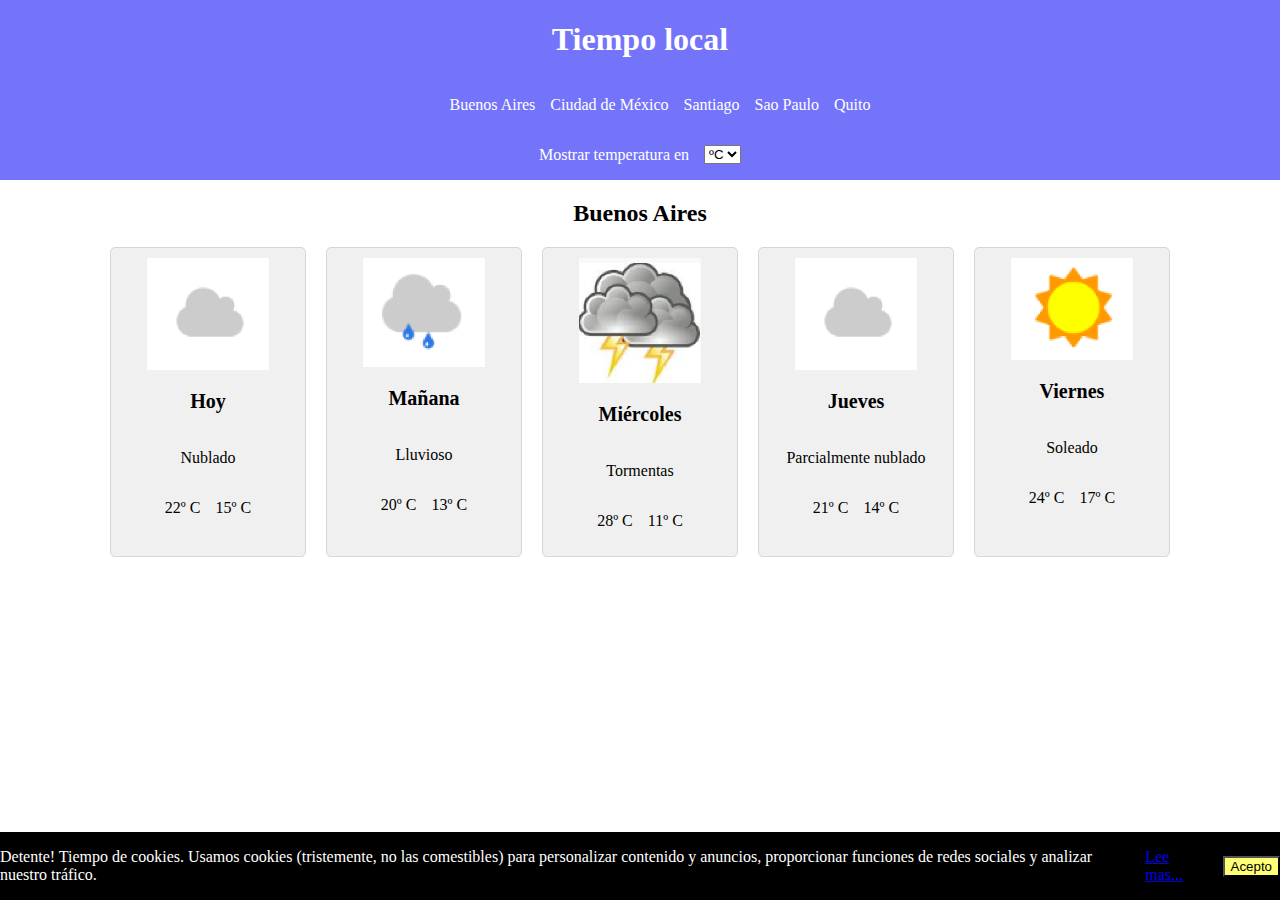
<file: Semana 3/Día 3/Tiempo local.html>
<!DOCTYPE html>
<!-- saved from url=(0032)http://127.0.0.1:5500/index.html -->
<html lang="en"><head><meta http-equiv="Content-Type" content="text/html; charset=UTF-8">
        
        <meta name="viewport" content="width=device-width, initial-scale=1.0">
        <link rel="stylesheet" href="./Tiempo local_files/estilos.css">
        <title> Tiempo local </title>
    <style>undefined</style></head>
    <body>
        <nav>
            <h1> Tiempo local </h1>
            <ul class="ciudades">
                <li class="ciudad"> Buenos Aires </li>
                <li class="ciudad"> Ciudad de México </li>
                <li class="ciudad"> Santiago </li>
                <li class="ciudad"> Sao Paulo </li>
                <li class="ciudad"> Quito </li>
            </ul>
            <div class="temperatura">
                <p> Mostrar temperatura en </p>
                <select>
                    <option> ºC </option>
                    <option> ºF </option>
                </select>
            </div>
        </nav>
        <main>
            <h2 class="titulo-ciudad"> Buenos Aires </h2>
            <div class="pronostico-semana">
                <div class="dia">
                    <img class="imagen-clima" src="./Tiempo local_files/nublado.png" alt="Nublado">
                    <p class="dia-semana"> Hoy </p>
                    <p class="clima"> Nublado </p>
                    <div class="temperaturas">
                        <p class="max"> 22º C </p>
                        <p class="min"> 15º C </p>
                    </div>
                </div>
                <div class="dia">
                    <img class="imagen-clima" src="./Tiempo local_files/lluvioso.png" alt="Lluvioso">
                    <p class="dia-semana"> Mañana </p>
                    <p class="clima"> Lluvioso </p>
                    <div class="temperaturas">
                        <p class="max"> 20º C </p>
                        <p class="min"> 13º C </p>
                    </div>
                </div>
                <div class="dia">
                    <img class="imagen-clima" src="./Tiempo local_files/tormenta.png" alt="Tormenta">
                    <p class="dia-semana"> Miércoles </p>
                    <p class="clima"> Tormentas </p>
                    <div class="temperaturas">
                        <p class="max"> 28º C </p>
                        <p class="min"> 11º C </p>
                    </div>
                </div>
                <div class="dia">
                    <img class="imagen-clima" src="./Tiempo local_files/nublado.png" alt="Parcialmente nublado">
                    <p class="dia-semana"> Jueves </p>
                    <p class="clima"> Parcialmente nublado </p>
                    <div class="temperaturas">
                        <p class="max"> 21º C </p>
                        <p class="min"> 14º C </p>
                    </div>
                </div>
                <div class="dia">
                    <img class="imagen-clima" src="./Tiempo local_files/Soleado.png" alt="Soleado">
                    <p class="dia-semana"> Viernes </p>
                    <p class="clima"> Soleado </p>
                    <div class="temperaturas">
                        <p class="max"> 24º C </p>
                        <p class="min"> 17º C </p>
                    </div>
                </div>
            </div>
        </main>
        <footer>
            <p class="cookies">
                Detente! Tiempo de cookies. Usamos cookies (tristemente, no las comestibles)
                para personalizar contenido y anuncios, proporcionar funciones de redes
                sociales y analizar nuestro tráfico.
            </p>
            <a href="http://127.0.0.1:5500/index.html#"> Lee mas... </a>
            <button class="cookie-aceptar" onclick="aceptarCookies(this)">
                Acepto
            </button>
        </footer>
        
        <script src="./Tiempo local_files/index.js"></script></body></html>
</file>
<file: Semana 1/Día 2/css/estilos.css>
* {
    font-family: 'Segoe UI', Tahoma, Geneva, Verdana, sans-serif;
}

body{
    background-color: rgb(14, 164, 164);
    margin: 0px;
    border: 10px solid blue;
    padding: 20px;
}

h2{
    color: white;
    /*
    border-color: black;
    border-style: solid;
    border-width: 2px;
    */
    border: 2px solid black;

    text-align: center;
    padding: 15px;
}

h1{
    color: green;
}

p{
    font-size: 20px;
}

.chetos{
    width: 300px;
}

#lenguajes{
    font-style: italic;
}

li{
    border: 1px solid black;
    margin-bottom: 10px;
}

.lenguaje{
    font-weight: bold;
}

.especial {
    color: yellow;
}
</file>
<file: Semana 2/Día 3/css/estilos.css>
.text-purple{
    color: rebeccapurple;
}

.btn-purple{
    background-color: rebeccapurple;
}
</file>
<file: Semana 3/Día 3/css/estilos.css>
body{
    margin: 0;
    padding: 0;
}

nav{
    display: flex;
    flex-direction: column;
    align-items: center;
    background-color: rgb(116, 116, 251);
    color: white;
}

.ciudades{
    display: flex;
    list-style: none;
    gap: 15px;
}

.temperatura{
    display: flex;
    gap: 15px;
    align-items: center;
}

main{
    display: flex;
    flex-direction: column;
    align-items: center;
}

.pronostico-semana{
    display: flex;
    gap: 20px;
}

.dia{
    border: 1px solid rgb(215, 215, 215);
    border-radius: 5px;
    background-color: rgb(241, 240, 240);
    padding: 10px;
    display: flex;
    flex-direction: column;
    align-items: center;
    flex: 1;
}

.temperaturas{
    display: flex;
    gap: 15px;
    justify-content: center;
}

.imagen-clima {
    width: 70%;
}

.dia-semana{
    font-weight: bold;
    font-size: 20px;
}

footer{
    display: flex;
    justify-content: center;
    gap: 15px;
    align-items: center;
    background-color: black;
    color: white;
    position: fixed;
    bottom: 0;
    width: 100%;
}

.cookie-aceptar{
    background-color: rgb(255, 255, 118);
}
</file>
<file: Semana 4/Día 1/css/estilos.css>
.formato-imagen{
    width: 250px;
}
</file>
<file: Semana 4/Día 2/css/estilos.css>
main{
    display: flex;
    gap: 50px;
}

.lista, .detalle{
    flex: 1;
}

.lista{
    display: flex;
    flex-wrap: wrap;
    gap: 50px;
}

.nombre-pokemon{
    width: 25%;
}

.detalle{
    display: flex;
    flex-direction: column;
    align-items: center;
}
</file>
<file: Semana 1/Día 4/Display/css/styles.css>
*{
    margin: 0;
}

.seccion1{
    background-color: yellow;
    border: 1px solid black;
    padding: 5px;
    width: 100px;
    height: 200px;
    display: inline;
}

.especial{
    border: 1px solid black;
    display: inline;

}

.regular{
    border: 1px solid black;
}

.seccion2{
    background-color: yellow;
    border: 1px solid black;
    padding: 5px;
    width: 100px;
    height: 200px;
    display: inline-block;
}

.mixto{
    border: 1px solid black;
    display: inline-block;
}

.seccion3{
    background-color: yellow;
    border: 1px solid black;
    padding: 5px;
    width: 50%;
    height: 200px;
    display: block;
}

.contenedor{
    width: 504px;
}

.contenedor, .izquierda, .derecha{
    border: 1px solid black;
    padding: 5px;
}

.izquierda, .derecha{
    display: inline-block;
    width: 250px;
    box-sizing: border-box;
    font-size: 16px;
}
</file>
<file: Semana 1/Día 4/Flexbox/css/estilos.css>
div{
    border: 1px solid black;
    padding: 10px;
}

.navegacion{
    /* height: 300px; */
    display: flex;
    flex-direction: row;
    justify-content: flex-end;
    /* align-items: flex-end; */
    /* flex-wrap: wrap; */
    gap: 15px;
}
/*
.item-nav{
    align-self: flex-start;
}

.especial{
    align-self: center;
}
*/

.principal{
    display: flex;
    flex-direction: row;
    height: 500px;
}

.menu{
    flex: 1;
    display: flex;
    flex-direction: column;
    gap: 15px;
}

.contenido{
    flex: 5;
    display: flex;
    flex-direction: column;
}

.item-contenido{
    flex: 1;
}
</file>
<file: Semana 1/Día 4/Position/css/styles.css>
* {
    margin: 0;
    padding: 0;
    font-family: sans-serif;
  }
  .container {
    width: 800px;
    margin: 0 auto;
    padding: 20px;
    box-shadow: 4px 4px 4px grey;
  }

  h1 {
    font-size: 50px;
    padding-bottom: 10px;
    margin-bottom: 20px;
    width: 820px;
    background-color: gray;

  }
  p {
    margin: 20px 0;
    font-size: 1.1rem;
  }


  #message {
    width: inherit;
    border: 3px solid #eee;
    border-radius: 10px;
    background-color: #fff;
    box-shadow: 4px 4px 4px grey;
  }

  #message * {
    margin: 10px;
  }
  
  #message .header {
    margin: 0px;
    background-color: #ddd;
    padding: 10px;
    font-weight: 900;
    display: flex;
    justify-content: space-between;
  }
  #message button {
    height: 30px;
    width: 80px;
  }


/* Styles for position */
.heading{
  position: fixed;
  top: 0px;
  margin: 0;
  z-index: 2;
}

.mainContent{
  margin-top:80px;
}

#message{
  position: relative;
  height: 300px;
  z-index: 1;
}

.send{
  position: absolute;
  bottom: 0px;
  right: 0px;
}

.header{
  position: absolute;
  top: -28px;
  left: 28px;
}
</file>
<file: Semana 3/Día 3/Tiempo local_files/estilos.css>
body{
    margin: 0;
    padding: 0;
}

nav{
    display: flex;
    flex-direction: column;
    align-items: center;
    background-color: rgb(116, 116, 251);
    color: white;
}

.ciudades{
    display: flex;
    list-style: none;
    gap: 15px;
}

.temperatura{
    display: flex;
    gap: 15px;
    align-items: center;
}

main{
    display: flex;
    flex-direction: column;
    align-items: center;
}

.pronostico-semana{
    display: flex;
    gap: 20px;
}

.dia{
    border: 1px solid rgb(215, 215, 215);
    border-radius: 5px;
    background-color: rgb(241, 240, 240);
    padding: 10px;
    display: flex;
    flex-direction: column;
    align-items: center;
    flex: 1;
}

.temperaturas{
    display: flex;
    gap: 15px;
    justify-content: center;
}

.imagen-clima {
    width: 70%;
}

.dia-semana{
    font-weight: bold;
    font-size: 20px;
}

footer{
    display: flex;
    justify-content: center;
    gap: 15px;
    align-items: center;
    background-color: black;
    color: white;
    position: fixed;
    bottom: 0;
    width: 100%;
}

.cookie-aceptar{
    background-color: rgb(255, 255, 118);
}
</file>
<file: Semana 3/Día 2/css/estilos.css>
/* CSS Reset */

* {
    margin: 0;
    padding: 0;
}

/* styles to apply to body */

body {
    background-color: #f3f3f3;
    font-family: 'Roboto', sans-serif;
}

.flex-container {
    width: 1000px;
    margin: 0 auto;
}

.flex-container, .nav-links, .nav {
    display: flex;
    justify-content: space-between;
    align-items: center;
}

.nav {
    height: 80px;
    background-color: #222;
    color: #fff;
    margin-bottom: 20px;
}

.nav-links {
    width: 70%;
    list-style-type: none;
    align-items: center;
}

.nav-links a {
    color: #f3f3f3;
    text-decoration: none;
}

.nav-links a.active {
    color: #fff;
    font-weight: bold;
}

.btn {
    height: 30px;
    width: 100px;
    color: #fff;
    background-color: #17a2b8;
    border: none;
    font-size: 1rem;
    font-weight: bold;
}

.flex-container.main {
    align-items: flex-start;
}

.col-2 {
    flex: 2;
    margin-right: 20px;
}

.col-1 {
    flex: 1;
}

.card {
    background-color: #fff;
    border: 2px solid #999;
    margin-bottom: 20px;
    border-radius: 5px;
    font-size: 1.2rem;
    overflow: hidden;
}


.card-header {
    padding: 20px;
    background-color: #222;
    color: #f3f3f3;
    display: flex;
    align-items: center;
    background-color: #17a2b8;
}

.card-body {
    padding: 20px;
}

.card-body h1, 
.card-body h2,
.card-body h3,
.card-body p {
    margin: 20px 0px;
}

.user-card .card-header {
    height: 85px;
    margin-bottom: 70px;
    display: block;
}

.card-footer {
    border-top: 2px solid #999;
    display: flex;
    align-items: center;
    padding: 20px;
}

.avatar-m {
    border-radius: 50%;
    background-color: #fff;
    height: 190px;
    padding: 5px;
}

.icon-s {
    height: 20px;
}

a {
    color: #3a81e6;
}

.dates {
    color: #777;
}

.card-list {
    padding: 0 20px;
    padding-top: 20px;
    list-style-type: none;
}

.card-list-item, 
.card-list-item > * {
    display: flex;
    align-items: center;
}

.card-list-item {
    margin-bottom: 20px;
    justify-content: space-between;
}

.card-list-item.start {
    justify-content: flex-start;
}

.avatar-s, .icon {
    height: 50px;
    border-radius: 50%;
    margin-right: 10px;
}

.icon {
    height: 35px;
}

.icon, .btn {
    cursor: pointer;
}

.icon:last-child {
    margin-right: 0;
}

.badge {
    font-size: 1rem;
    height: 24px;
    line-height: 24px;
    padding: 0 10px;
    background-color: #999;
    border-radius: 12px;
    margin-right: 10px;
}

.extra {
    background-color: blue;
}
</file>
<file: Semana 4/Día 3/css/estilos.css>
/* CSS Reset */

* {
    margin: 0;
    padding: 0;
}

/* styles to apply to body */

body {
    background-color: #f3f3f3;
    font-family: 'Roboto', sans-serif;
}

.flex-container {
    width: 1000px;
    margin: 0 auto;
}

.flex-container, .nav-links, .nav {
    display: flex;
    justify-content: space-between;
    align-items: center;
}

.nav {
    height: 80px;
    background-color: #222;
    color: #fff;
    margin-bottom: 20px;
}

.nav-links {
    width: 70%;
    list-style-type: none;
    align-items: center;
}

.nav-links a {
    color: #f3f3f3;
    text-decoration: none;
}

.nav-links a.active {
    color: #fff;
    font-weight: bold;
}

.btn {
    height: 30px;
    width: 100px;
    color: #fff;
    background-color: #17a2b8;
    border: none;
    font-size: 1rem;
    font-weight: bold;
}

.flex-container.main {
    align-items: flex-start;
}

.col-2 {
    flex: 2;
    margin-right: 20px;
}

.col-1 {
    flex: 1;
}

.card {
    background-color: #fff;
    border: 2px solid #999;
    margin-bottom: 20px;
    border-radius: 5px;
    font-size: 1.2rem;
    overflow: hidden;
}


.card-header {
    padding: 20px;
    background-color: #222;
    color: #f3f3f3;
    display: flex;
    align-items: center;
    background-color: #17a2b8;
}

.card-body {
    padding: 20px;
}

.card-body h1, 
.card-body h2,
.card-body h3,
.card-body p {
    margin: 20px 0px;
}

.user-card .card-header {
    height: 85px;
    margin-bottom: 70px;
    display: block;
}

.card-footer {
    border-top: 2px solid #999;
    display: flex;
    align-items: center;
    padding: 20px;
}

.avatar-m {
    border-radius: 50%;
    background-color: #fff;
    height: 190px;
    padding: 5px;
}

.icon-s {
    height: 20px;
}

a {
    color: #3a81e6;
}

.dates {
    color: #777;
}

.card-list {
    padding: 0 20px;
    padding-top: 20px;
    list-style-type: none;
}

.card-list-item, 
.card-list-item > * {
    display: flex;
    align-items: center;
}

.card-list-item {
    margin-bottom: 20px;
    justify-content: space-between;
}

.card-list-item.start {
    justify-content: flex-start;
}

.avatar-s, .icon {
    height: 50px;
    border-radius: 50%;
    margin-right: 10px;
}

.icon {
    height: 35px;
}

.icon, .btn {
    cursor: pointer;
}

.icon:last-child {
    margin-right: 0;
}

.badge {
    font-size: 1rem;
    height: 24px;
    line-height: 24px;
    padding: 0 10px;
    background-color: #999;
    border-radius: 12px;
    margin-right: 10px;
}

.extra {
    background-color: blue;
}

/* Estilos para el modal */
.modal{
    position: fixed;
    width: 400px;
    top: 40%;
    left: 40%;
}

.formulario-modal{
    display: flex;
    flex-direction: column;
    gap: 10px;
}

.actualizar{
    align-self: center;
}

.ocultar{
    display: none;
}

.opacar{
    opacity: 0.5;
}

.card-header{
    display: flex;
    justify-content: space-between;
}
</file>
